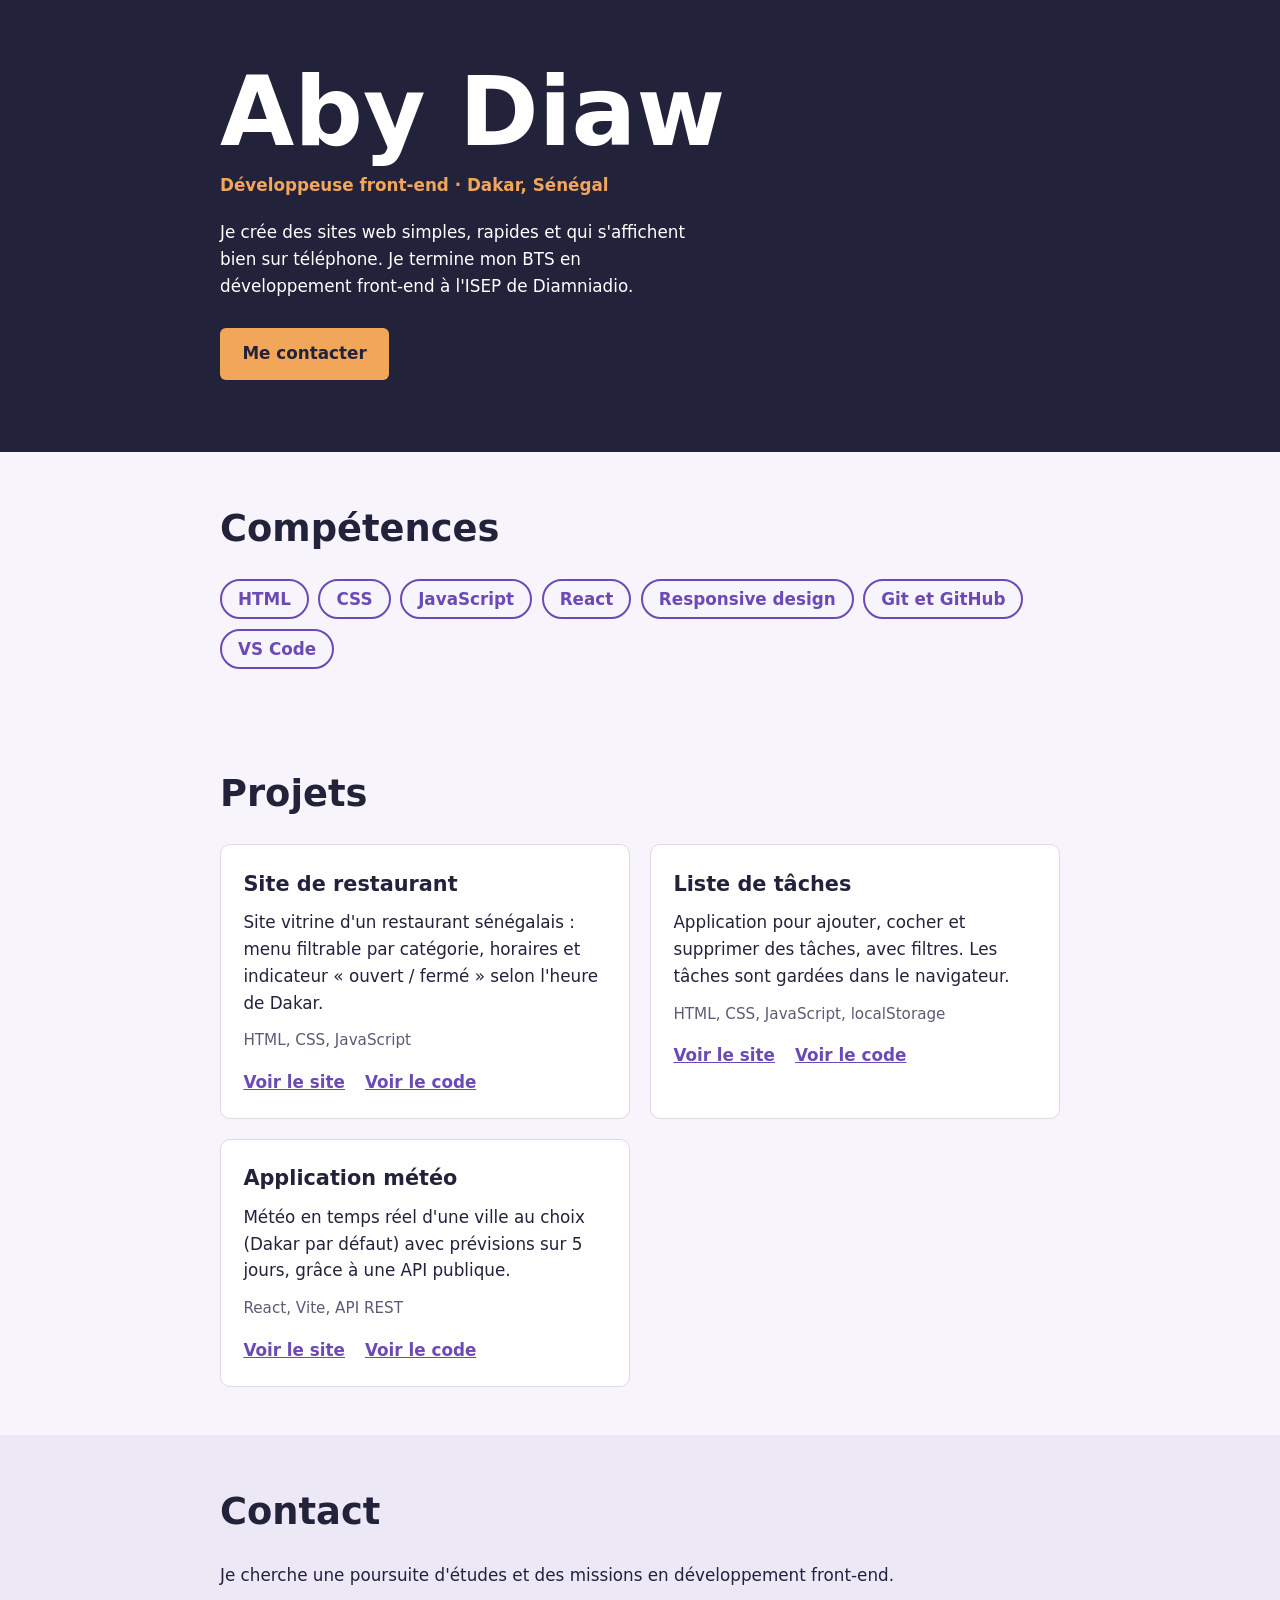
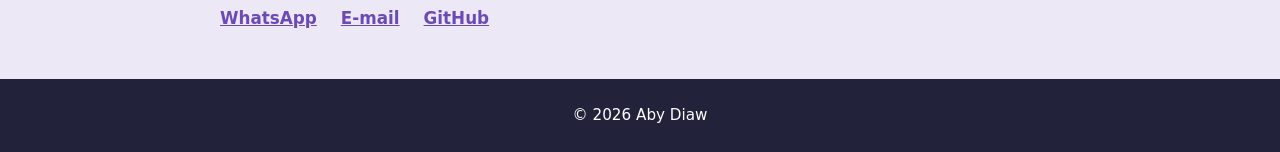
<file: index.html>
<!DOCTYPE html>
<html lang="fr">
<head>
<meta charset="UTF-8">
<meta name="viewport" content="width=device-width, initial-scale=1">
<title>Aby Diaw – Développeuse front-end</title>
<meta name="description" content="Portfolio d'Aby Diaw, développeuse front-end à Dakar : HTML, CSS, JavaScript.">
<link rel="stylesheet" href="style.css">
</head>
<body>

<header class="entete">
  <div class="wrap">
    <h1>Aby Diaw</h1>
    <p class="metier">Développeuse front-end · Dakar, Sénégal</p>
    <p class="intro">Je crée des sites web simples, rapides et qui s'affichent bien sur téléphone. Je termine mon BTS en développement front-end à l'ISEP de Diamniadio.</p>
    <a class="btn" href="#contact">Me contacter</a>
  </div>
</header>

<main>
  <section id="competences">
    <div class="wrap">
      <h2>Compétences</h2>
      <ul class="tags">
        <li>HTML</li>
        <li>CSS</li>
        <li>JavaScript</li>
        <li>React</li>
        <li>Responsive design</li>
        <li>Git et GitHub</li>
        <li>VS Code</li>
      </ul>
    </div>
  </section>

  <section id="projets">
    <div class="wrap">
      <h2>Projets</h2>
      <div class="projets">

        <article class="projet">
          <h3>Site de restaurant</h3>
          <p>Site vitrine d'un restaurant sénégalais : menu filtrable par catégorie, horaires et indicateur « ouvert / fermé » selon l'heure de Dakar.</p>
          <p class="techs">HTML, CSS, JavaScript</p>
          <div class="liens">
            <a href="https://diawaby0202-tech.github.io/restaurant-site/" target="_blank" rel="noopener">Voir le site</a>
            <a href="https://github.com/diawaby0202-tech/restaurant-site" target="_blank" rel="noopener">Voir le code</a>
          </div>
        </article>

        <article class="projet">
          <h3>Liste de tâches</h3>
          <p>Application pour ajouter, cocher et supprimer des tâches, avec filtres. Les tâches sont gardées dans le navigateur.</p>
          <p class="techs">HTML, CSS, JavaScript, localStorage</p>
          <div class="liens">
            <a href="https://diawaby0202-tech.github.io/todo-app/" target="_blank" rel="noopener">Voir le site</a>
            <a href="https://github.com/diawaby0202-tech/todo-app" target="_blank" rel="noopener">Voir le code</a>
          </div>
        </article>

        <article class="projet">
          <h3>Application météo</h3>
          <p>Météo en temps réel d'une ville au choix (Dakar par défaut) avec prévisions sur 5 jours, grâce à une API publique.</p>
          <p class="techs">React, Vite, API REST</p>
          <div class="liens">
            <a href="https://diawaby0202-tech.github.io/meteo-react/" target="_blank" rel="noopener">Voir le site</a>
            <a href="https://github.com/diawaby0202-tech/meteo-react" target="_blank" rel="noopener">Voir le code</a>
          </div>
        </article>

      </div>
    </div>
  </section>

  <section id="contact">
    <div class="wrap">
      <h2>Contact</h2>
      <p>Je cherche une poursuite d'études et des missions en développement front-end.</p>
      <ul class="contacts">
        <li><a href="https://wa.me/221769240326" target="_blank" rel="noopener">WhatsApp</a></li>
        <li><a href="mailto:diawaby0202@gmail.com">E-mail</a></li>
        <li><a href="https://github.com/diawaby0202-tech" target="_blank" rel="noopener">GitHub</a></li>
      </ul>
    </div>
  </section>
</main>

<footer>© <span id="annee"></span> Aby Diaw</footer>

<script src="script.js"></script>
</body>
</html>
</file>
<file: style.css>
/* ===== 1. COULEURS ET BASE ===== */
:root {
  --encre: #22223B;     /* texte et en-tête */
  --fond: #F7F5FB;      /* fond de la page */
  --violet: #6C4AB6;    /* accent principal */
  --ambre: #F2A65A;     /* accent secondaire */
  --ligne: #DDD8EA;
}
* { box-sizing: border-box; margin: 0; }
html { scroll-behavior: smooth; }
body { font-family: system-ui, -apple-system, "Segoe UI", sans-serif; background: var(--fond); color: var(--encre); line-height: 1.6; font-size: 1.05rem; }
a { color: var(--violet); font-weight: 600; }
:focus-visible { outline: 3px solid var(--ambre); outline-offset: 3px; }
.wrap { max-width: 880px; margin: 0 auto; padding: 0 1.25rem; }
section { padding: 3rem 0; }
h2 { font-size: clamp(1.7rem, 5vw, 2.3rem); margin-bottom: 1.25rem; }

/* ===== 2. EN-TÊTE ===== */
.entete { background: var(--encre); color: #fff; padding: 4rem 0 4.5rem; }
.entete h1 { font-size: clamp(3rem, 12vw, 6rem); line-height: 1; }
.metier { color: var(--ambre); font-weight: 600; margin: .75rem 0 1.25rem; }
.intro { max-width: 46ch; margin-bottom: 1.75rem; }
.btn { display: inline-block; background: var(--ambre); color: var(--encre); padding: .8rem 1.4rem; border-radius: 6px; text-decoration: none; }
.btn:hover { background: #F7BC84; }

/* ===== 3. COMPÉTENCES ===== */
ul { list-style: none; padding: 0; }
.tags { display: flex; flex-wrap: wrap; gap: .6rem; }
.tags li { border: 2px solid var(--violet); color: var(--violet); border-radius: 999px; padding: .3rem 1rem; font-weight: 600; }

/* ===== 4. PROJETS ===== */
.projets { display: grid; gap: 1.25rem; grid-template-columns: 1fr; }
@media (min-width: 700px) { .projets { grid-template-columns: 1fr 1fr; } }
.projet { background: #fff; border: 1px solid var(--ligne); border-radius: 10px; padding: 1.4rem; }
.projet h3 { font-size: 1.3rem; margin-bottom: .5rem; }
.techs { color: #5E5A75; font-size: .95rem; margin: .75rem 0 1rem; }
.liens { display: flex; gap: 1.25rem; flex-wrap: wrap; }

/* ===== 5. CONTACT ===== */
#contact { background: #ECE8F6; }
.contacts { display: flex; gap: 1.5rem; flex-wrap: wrap; margin-top: 1rem; }

footer { background: var(--encre); color: #fff; text-align: center; padding: 1.5rem 1rem; font-size: .95rem; }

@media (prefers-reduced-motion: reduce) { html { scroll-behavior: auto; } }
</file>
